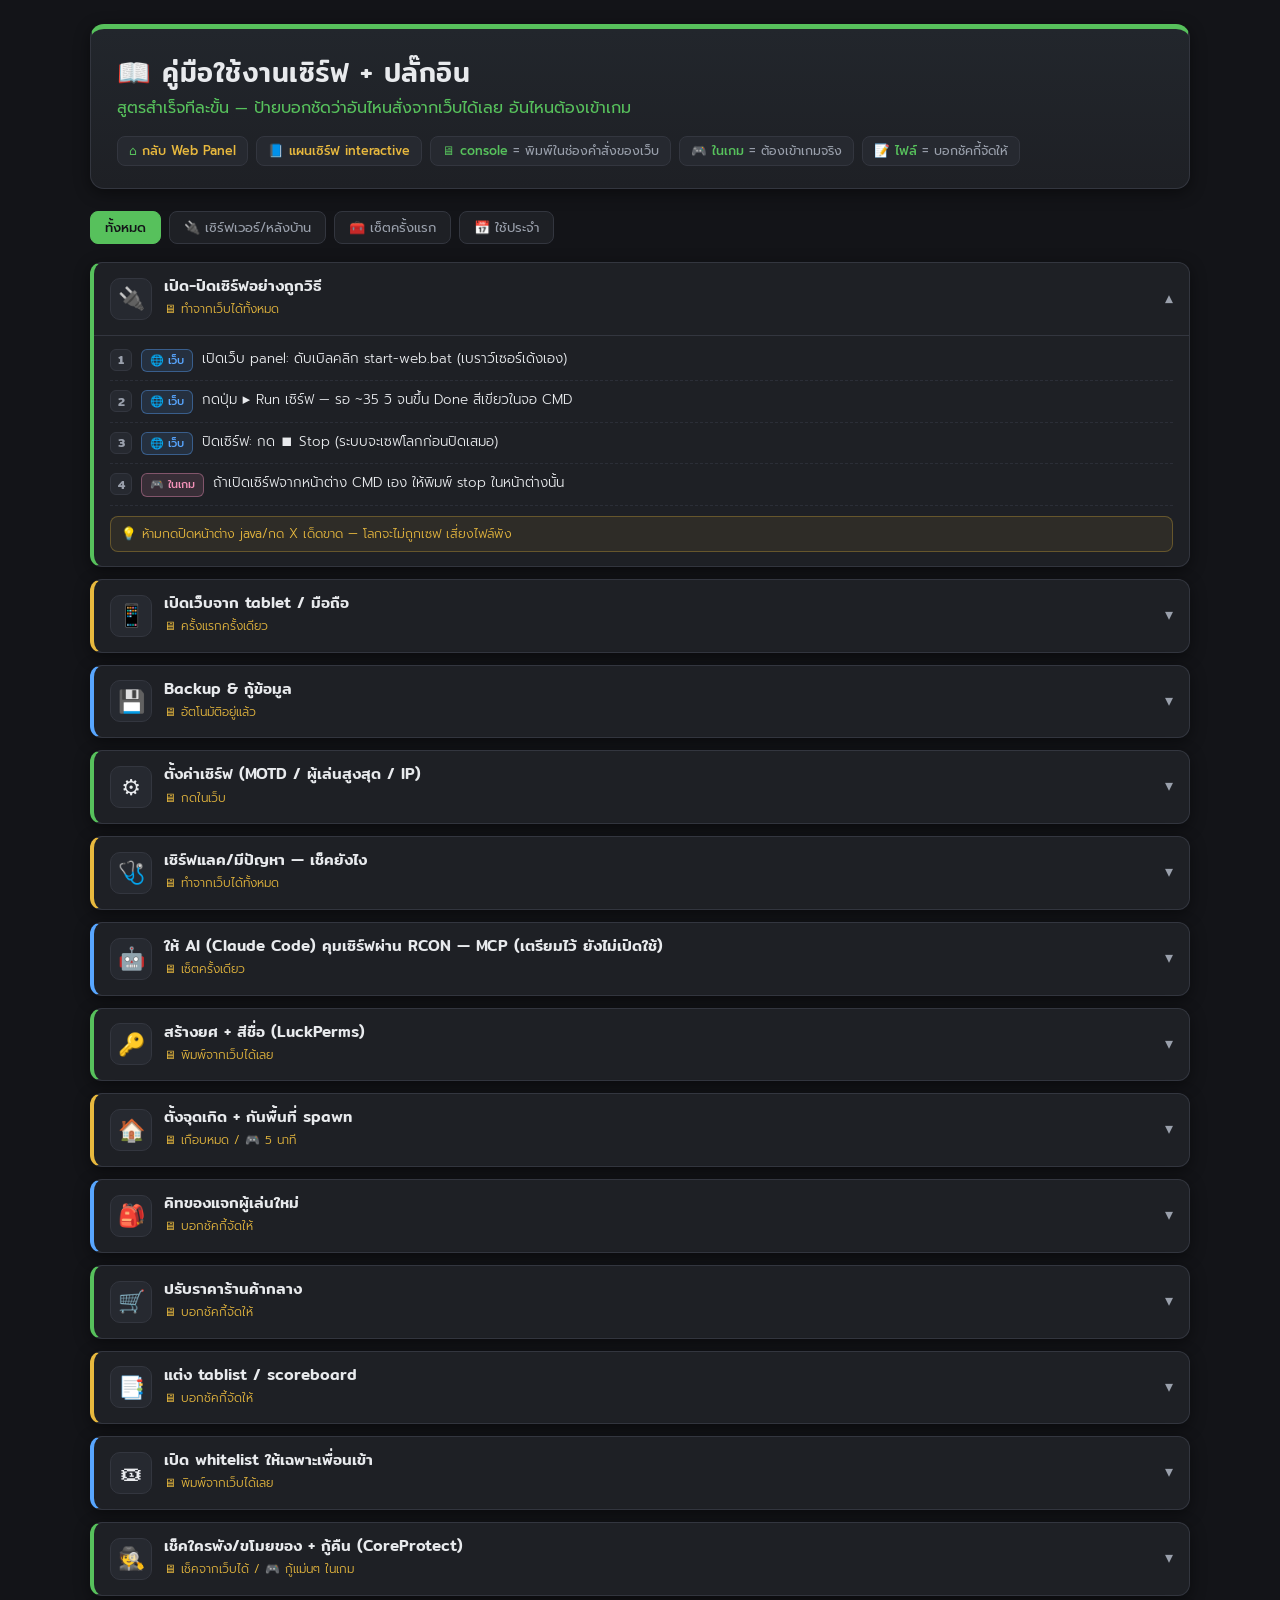
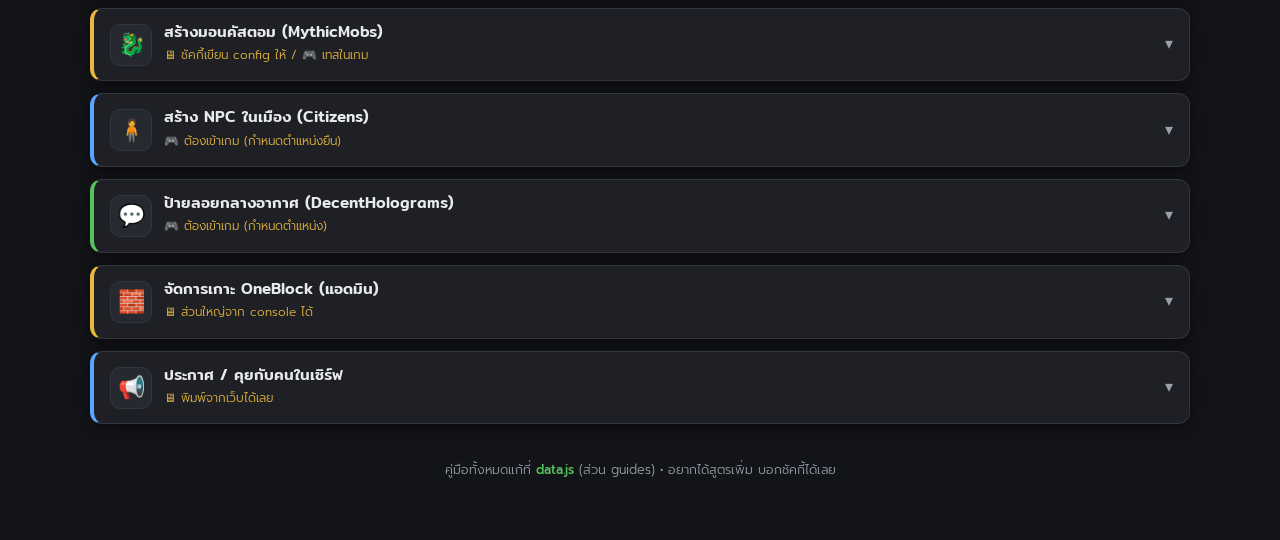
<file: guide.html>
<!DOCTYPE html>
<html lang="th">
<head>
  <meta charset="UTF-8">
  <meta name="viewport" content="width=device-width, initial-scale=1.0">
  <title>คู่มือใช้งานเซิร์ฟ — OneBlock RPG</title>
  <link rel="stylesheet" href="styles.css">
</head>
<body>
  <div class="wrap">

    <header class="hero">
      <h1>📖 คู่มือใช้งานเซิร์ฟ + ปลั๊กอิน</h1>
      <div class="sub">สูตรสำเร็จทีละขั้น — ป้ายบอกชัดว่าอันไหนสั่งจากเว็บได้เลย อันไหนต้องเข้าเกม</div>
      <div class="meta">
        <span class="chip"><b>⌂</b> <a href="index.html">กลับ Web Panel</a></span>
        <span class="chip"><b>📘</b> <a href="plan.html">แผนเซิร์ฟ interactive</a></span>
        <span class="chip legend"><b>🖥 console</b> = พิมพ์ในช่องคำสั่งของเว็บ</span>
        <span class="chip legend"><b>🎮 ในเกม</b> = ต้องเข้าเกมจริง</span>
        <span class="chip legend"><b>📝 ไฟล์</b> = บอกชัคกี้จัดให้</span>
      </div>
    </header>

    <div class="filters" id="gfilters">
      <button class="fbtn active" data-gcat="all">ทั้งหมด</button>
      <button class="fbtn" data-gcat="ops">🔌 เซิร์ฟเวอร์/หลังบ้าน</button>
      <button class="fbtn" data-gcat="setup">🧰 เซ็ตครั้งแรก</button>
      <button class="fbtn" data-gcat="daily">📅 ใช้ประจำ</button>
    </div>

    <div id="glist"></div>

    <footer>คู่มือทั้งหมดแก้ที่ <b>data.js</b> (ส่วน guides) • อยากได้สูตรเพิ่ม บอกชัคกี้ได้เลย</footer>
  </div>

  <script src="data.js"></script>
  <script>
  (() => {
    const D = window.MC;
    const esc = (s) => String(s).replace(/&/g, "&amp;").replace(/</g, "&lt;").replace(/>/g, "&gt;");
    const WHERE = {
      console: { label: "🖥 console", cls: "wb-console", hint: "พิมพ์ในช่องคำสั่งของเว็บ panel ได้เลย" },
      game:    { label: "🎮 ในเกม", cls: "wb-game", hint: "ต้องอยู่ในเกม" },
      file:    { label: "📝 ไฟล์", cls: "wb-file", hint: "แก้ไฟล์ config — บอกชัคกี้ทำให้ได้" },
      web:     { label: "🌐 เว็บ", cls: "wb-web", hint: "กดในหน้าเว็บ panel" }
    };

    /* toast */
    const toastEl = document.createElement("div");
    toastEl.className = "toast";
    document.body.appendChild(toastEl);
    let timer = null;
    function toast(msg) {
      toastEl.textContent = msg;
      toastEl.classList.add("show");
      clearTimeout(timer);
      timer = setTimeout(() => toastEl.classList.remove("show"), 1600);
    }
    function copyText(text) {
      const done = () => toast("📋 คัดลอกแล้ว: " + text);
      if (navigator.clipboard && window.isSecureContext) navigator.clipboard.writeText(text).then(done).catch(fallback);
      else fallback();
      function fallback() {
        const ta = document.createElement("textarea");
        ta.value = text; ta.style.cssText = "position:fixed;opacity:0";
        document.body.appendChild(ta); ta.select();
        try { document.execCommand("copy"); done(); } catch { toast("คัดลอกไม่ได้ — ก๊อปเอง: " + text); }
        document.body.removeChild(ta);
      }
    }

    let cat = "all";
    function render() {
      const list = D.guides.filter(g => cat === "all" || g.cat === cat);
      document.getElementById("glist").innerHTML = list.map(g => `
        <div class="gcard" data-id="${g.id}">
          <div class="ghead">
            <span class="gico">${g.icon}</span>
            <div class="gtitle"><h3>${esc(g.title)}</h3><span class="gwho">${esc(g.who)}</span></div>
            <span class="gchev">▾</span>
          </div>
          <div class="gbody">
            ${g.steps.map((s, i) => {
              const w = WHERE[s.where] || WHERE.web;
              return `
              <div class="gstep">
                <span class="gnum">${i + 1}</span>
                <span class="wb ${w.cls}" title="${w.hint}">${w.label}</span>
                <div class="gtext">${esc(s.t)}
                  ${s.cmd ? `<button class="gcmd" data-copy="${esc(s.cmd)}"><code>/${esc(s.cmd)}</code><span>คัดลอก</span></button>` : ""}
                </div>
              </div>`;
            }).join("")}
            ${g.tip ? `<div class="gtip">💡 ${esc(g.tip)}</div>` : ""}
          </div>
        </div>`).join("");
    }

    document.addEventListener("click", (e) => {
      const copyBtn = e.target.closest(".gcmd");
      if (copyBtn) { copyText("/" + copyBtn.dataset.copy); return; }
      const head = e.target.closest(".ghead");
      if (head) { head.closest(".gcard").classList.toggle("open"); return; }
      const fb = e.target.closest("#gfilters .fbtn");
      if (fb) {
        cat = fb.dataset.gcat;
        document.querySelectorAll("#gfilters .fbtn").forEach(b => b.classList.toggle("active", b === fb));
        render();
      }
    });

    render();
    // เปิดใบแรกไว้ให้เห็นหน้าตา
    const first = document.querySelector(".gcard");
    if (first) first.classList.add("open");
  })();
  </script>
</body>
</html>
</file>
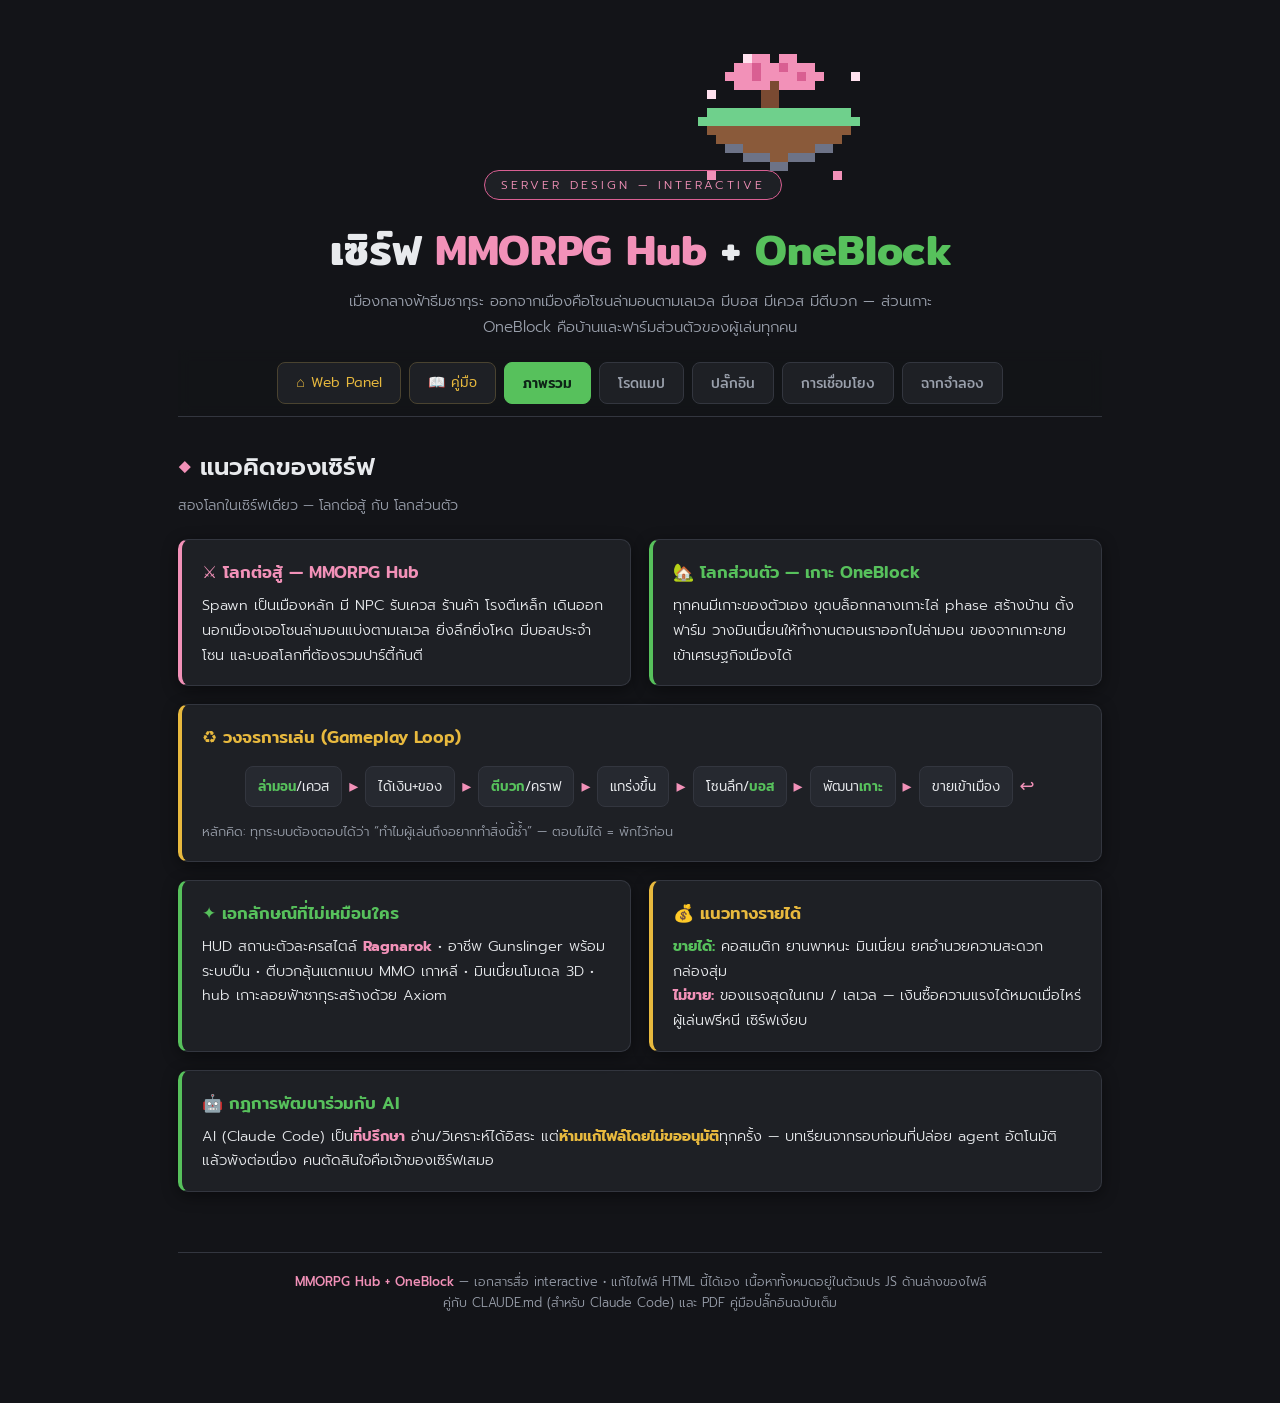
<file: plan.html>
<!DOCTYPE html>
<html lang="th">
<head>
<meta charset="UTF-8">
<meta name="viewport" content="width=device-width, initial-scale=1.0">
<title>แผนเซิร์ฟ MMORPG Hub + OneBlock</title>
<style>
  @import url('https://fonts.googleapis.com/css2?family=Mitr:wght@400;500;600&family=Prompt:wght@300;400;500;700&display=swap');

  :root{
    /* ธีม Minecraft โทนเข้มเรียบ — ชุดเดียวกับ web panel */
    --night:#131418;       /* พื้นหลังหลัก (deepslate) */
    --panel:#1e2025;       /* กล่อง */
    --panel2:#262930;
    --line:#33363f;        /* เส้นขอบบาง เรียบ */
    --sakura:#f291b8;      /* ซากุระ (ธีมเมือง hub) */
    --sakura-d:#d95f92;
    --grass:#57c15c;       /* เขียวหญ้า Minecraft */
    --gold:#e8b93e;        /* ทอง XP */
    --sky:#58a6ff;
    --text:#e8eaed;
    --dim:#9aa0ac;
    --shadow:0 4px 16px rgba(0,0,0,.45);
  }
  *{margin:0;padding:0;box-sizing:border-box;}
  html{scroll-behavior:smooth;}
  body{
    background:var(--night);
    color:var(--text);
    font-family:'Prompt','Sarabun',system-ui,sans-serif;
    font-weight:300;
    line-height:1.7;
  }
  h1,h2,h3,.mc{font-family:'Mitr','Prompt',sans-serif;}

  .wrap{max-width:960px;margin:0 auto;padding:0 18px 90px;}

  /* ---------- HERO ---------- */
  header{text-align:center;padding:46px 0 10px;}
  .eyebrow{
    display:inline-block;font-size:12px;letter-spacing:3px;color:var(--sakura);
    border:1px solid var(--sakura-d);border-radius:20px;padding:4px 16px;
    background:var(--panel);margin-bottom:22px;
  }
  #island{margin:8px auto 6px;image-rendering:pixelated;}
  header h1{font-size:clamp(26px,5vw,42px);font-weight:600;line-height:1.35;}
  header h1 .pink{color:var(--sakura);}
  header h1 .green{color:var(--grass);}
  header p.sub{color:var(--dim);max-width:620px;margin:10px auto 0;font-size:15px;}

  /* ---------- HOTBAR NAV ---------- */
  nav{
    position:sticky;top:0;z-index:50;display:flex;justify-content:center;gap:8px;
    padding:12px 6px;background:rgba(19,20,24,.9);backdrop-filter:blur(6px);
    border-bottom:1px solid var(--line);flex-wrap:wrap;
  }
  nav button, nav a.back{
    font-family:'Mitr',sans-serif;font-size:14px;color:var(--dim);
    background:var(--panel);border:1px solid var(--line);border-radius:8px;
    padding:8px 18px;cursor:pointer;transition:all .12s;text-decoration:none;display:inline-block;
  }
  nav button:hover, nav a.back:hover{color:var(--text);border-color:var(--grass);}
  nav button.on{
    color:#0e2417;background:var(--grass);border-color:var(--grass);font-weight:500;
  }
  nav a.back{color:var(--gold);border-color:#4a4330;}
  nav button:focus-visible{outline:3px solid var(--gold);outline-offset:2px;}

  main section{display:none;padding-top:30px;}
  main section.show{display:block;animation:fade .3s ease;}
  @keyframes fade{from{opacity:0;transform:translateY(8px);}to{opacity:1;transform:none;}}
  @media (prefers-reduced-motion:reduce){ main section.show{animation:none;} }

  .sec-title{font-size:24px;font-weight:600;margin-bottom:6px;}
  .sec-title::before{content:"◆ ";color:var(--sakura);}
  .sec-sub{color:var(--dim);font-size:14px;margin-bottom:22px;}

  /* ---------- PANELS — สีคาดซ้ายบอกหมวด แยกกันชัด ---------- */
  .panel{
    background:var(--panel);border:1px solid var(--line);border-left:4px solid var(--grass);
    border-radius:10px;box-shadow:var(--shadow);
    padding:18px 20px;margin-bottom:18px;
  }
  .panel h3{font-size:17px;font-weight:500;color:var(--grass);margin-bottom:6px;}
  .panel.pink{border-left-color:var(--sakura);}
  .panel.pink h3{color:var(--sakura);}
  .panel.gold{border-left-color:var(--gold);}
  .panel.gold h3{color:var(--gold);}
  .panel p{font-size:14.5px;}
  .grid2{display:grid;grid-template-columns:1fr 1fr;gap:18px;}
  @media(max-width:680px){.grid2{grid-template-columns:1fr;}}

  /* ---------- GAMEPLAY LOOP ---------- */
  .loop{display:flex;flex-wrap:wrap;justify-content:center;align-items:center;gap:4px;margin:14px 0;}
  .loop .node{
    background:var(--panel2);border:1px solid var(--line);border-radius:8px;padding:8px 12px;
    font-size:13.5px;font-family:'Mitr';
  }
  .loop .node b{color:var(--grass);font-weight:500;}
  .loop .arw{color:var(--sakura);font-size:18px;padding:0 3px;}

  /* ---------- ROADMAP — สีคาดซ้ายประจำเฟส ---------- */
  .phase{
    border:1px solid var(--line);border-left:4px solid var(--grass);border-radius:10px;
    background:var(--panel);box-shadow:var(--shadow);
    margin-bottom:18px;position:relative;overflow:hidden;
  }
  .phase.p2{border-left-color:var(--sky);}
  .phase.p3{border-left-color:var(--gold);}
  .phase.p4{border-left-color:var(--sakura);}
  .phase .ph-head{
    display:flex;align-items:center;gap:12px;padding:12px 18px;cursor:pointer;
    border-bottom:1px solid var(--line);
  }
  .phase .lv{
    font-family:'Mitr';font-size:13px;background:var(--grass);color:#0e2417;
    padding:3px 12px;border-radius:7px;white-space:nowrap;
  }
  .phase.p2 .lv{background:var(--sky);color:#0d2236;}
  .phase.p3 .lv{background:var(--gold);color:#3a2a08;}
  .phase.p4 .lv{background:var(--sakura);color:#3a0f24;}
  .phase .ph-head h3{font-size:17px;font-weight:500;flex:1;}
  .phase .ph-head .goal{font-size:12.5px;color:var(--dim);display:block;font-weight:300;font-family:'Prompt';}
  .phase .chev{color:var(--sakura);font-family:'Mitr';transition:transform .15s;}
  .phase.open .chev{transform:rotate(90deg);}
  .phase .ph-body{display:none;padding:14px 20px;}
  .phase.open .ph-body{display:block;}
  .quest{display:flex;gap:10px;align-items:flex-start;font-size:14px;padding:5px 0;cursor:pointer;}
  .quest .box{
    width:18px;height:18px;min-width:18px;border:2px solid var(--line);border-radius:4px;
    background:var(--night);margin-top:4px;position:relative;
  }
  .quest.done .box{background:var(--grass);border-color:var(--grass);}
  .quest.done .box::after{content:"✕";position:absolute;inset:-4px 0 0 2px;color:#0e2417;font-size:13px;font-weight:700;}
  .quest.done span{color:var(--dim);text-decoration:line-through;}
  .xpwrap{padding:0 20px 16px;}
  .xpbar{height:12px;border:1px solid var(--line);border-radius:6px;background:var(--night);overflow:hidden;}
  .xpbar i{display:block;height:100%;background:repeating-linear-gradient(90deg,var(--grass) 0 8px,#46a34b 8px 16px);width:0;transition:width .3s;}
  .xptext{font-size:11.5px;color:var(--dim);margin-top:4px;font-family:'Mitr';}

  /* ---------- PLUGIN GRID ---------- */
  .filters{display:flex;gap:8px;flex-wrap:wrap;margin-bottom:16px;}
  .filters button{
    font-family:'Mitr';font-size:12.5px;background:var(--panel);color:var(--dim);
    border:1px solid var(--line);border-radius:8px;padding:5px 14px;cursor:pointer;
  }
  .filters button.on{color:#0e2417;background:var(--grass);border-color:var(--grass);}
  .pgrid{display:grid;grid-template-columns:repeat(auto-fill,minmax(210px,1fr));gap:14px;}
  .pcard{
    border:1px solid var(--line);border-top:4px solid var(--line);border-radius:10px;
    background:var(--panel);box-shadow:var(--shadow);
    padding:12px 14px;cursor:pointer;transition:transform .12s,border-color .12s;
  }
  .pcard:hover{transform:translateY(-3px);}
  .pcard .tier{font-size:10.5px;letter-spacing:1.5px;font-family:'Mitr';}
  .pcard h4{font-family:'Mitr';font-weight:500;font-size:16px;margin:2px 0 4px;}
  .pcard p{font-size:12.5px;color:var(--dim);line-height:1.55;}
  .pcard[data-cat="found"]{border-top-color:var(--grass);}  .pcard[data-cat="found"] .tier{color:var(--grass);}
  .pcard[data-cat="core"]{border-top-color:var(--sakura);}  .pcard[data-cat="core"] .tier{color:var(--sakura);}
  .pcard[data-cat="eco"]{border-top-color:var(--gold);}     .pcard[data-cat="eco"] .tier{color:var(--gold);}
  .pcard[data-cat="safe"]{border-top-color:var(--sky);}     .pcard[data-cat="safe"] .tier{color:var(--sky);}

  /* ---------- MODAL ---------- */
  .modal-bg{
    position:fixed;inset:0;background:rgba(10,12,22,.8);z-index:100;
    display:none;align-items:flex-start;justify-content:center;padding:30px 14px;overflow-y:auto;
  }
  .modal-bg.show{display:flex;}
  .modal{
    background:var(--panel);border:1px solid var(--line);border-top:4px solid var(--sakura);
    border-radius:12px;box-shadow:var(--shadow);
    max-width:640px;width:100%;padding:22px 24px;position:relative;
  }
  .modal .close{
    position:absolute;top:10px;right:12px;background:var(--night);color:var(--sakura);
    border:1px solid var(--line);border-radius:7px;font-family:'Mitr';font-size:14px;padding:2px 12px;cursor:pointer;
  }
  .modal h3{font-size:21px;font-weight:600;color:var(--sakura);margin-bottom:2px;}
  .modal .cat{font-size:12px;color:var(--dim);font-family:'Mitr';letter-spacing:1px;margin-bottom:12px;}
  .modal h5{font-family:'Mitr';font-weight:500;font-size:14px;color:var(--grass);margin:14px 0 4px;}
  .modal h5::before{content:"▸ ";color:var(--sakura);}
  .modal p,.modal li{font-size:14px;}
  .modal ul{margin-left:20px;}
  .cmd{width:100%;border-collapse:collapse;margin-top:6px;font-size:12.5px;}
  .cmd td{border:1px solid var(--line);padding:5px 9px;vertical-align:top;}
  .cmd td:first-child{font-family:'Consolas',monospace;color:var(--gold);white-space:nowrap;background:var(--night);}

  /* ---------- LAYERS — เลขชั้นสีทึบ มองแยกชั้นทันที ---------- */
  .layer{display:flex;gap:0;border:1px solid var(--line);border-radius:10px;box-shadow:var(--shadow);margin-bottom:10px;background:var(--panel);overflow:hidden;}
  .layer .no{
    min-width:56px;display:flex;align-items:center;justify-content:center;
    font-family:'Mitr';font-size:20px;font-weight:600;color:#131418;
  }
  .layer .lb{padding:10px 16px;flex:1;}
  .layer .lb b{font-family:'Mitr';font-weight:500;font-size:15px;display:block;}
  .layer .lb span{font-size:13px;color:var(--dim);}
  .layer .lb .chips{margin-top:5px;display:flex;flex-wrap:wrap;gap:5px;}
  .chip{font-size:11.5px;font-family:'Mitr';border:1px solid var(--line);border-radius:6px;padding:1px 9px;background:var(--night);color:var(--dim);}
  .l5 .no{background:var(--sakura);} .l4 .no{background:#b07ce8;} .l3 .no{background:var(--gold);}
  .l2 .no{background:var(--sky);} .l1 .no{background:var(--grass);}
  .l5{border-left:4px solid var(--sakura);} .l4{border-left:4px solid #b07ce8;} .l3{border-left:4px solid var(--gold);}
  .l2{border-left:4px solid var(--sky);} .l1{border-left:4px solid var(--grass);}
  .dig{text-align:center;color:var(--dim);font-size:12px;margin:2px 0 8px;font-family:'Mitr';}

  /* ---------- SCENARIOS ---------- */
  .scn-tabs{display:flex;gap:6px;flex-wrap:wrap;margin-bottom:16px;}
  .scn-tabs button{
    font-family:'Mitr';font-size:13px;background:var(--panel);color:var(--dim);
    border:1px solid var(--line);border-radius:8px;padding:6px 14px;cursor:pointer;
  }
  .scn-tabs button.on{background:var(--grass);color:#0e2417;border-color:var(--grass);}
  .dialog{border:1px solid var(--line);border-left:4px solid var(--gold);border-radius:10px;background:var(--panel);box-shadow:var(--shadow);padding:18px 20px;min-height:170px;}
  .dialog .who{font-family:'Mitr';color:var(--gold);font-size:13px;letter-spacing:1px;}
  .dialog .txt{font-size:15px;margin:6px 0 14px;min-height:64px;}
  .dialog .txt b{color:var(--sakura);font-weight:500;}
  .dialog .ctr{display:flex;justify-content:space-between;align-items:center;}
  .dialog .step-ind{font-family:'Mitr';font-size:12px;color:var(--dim);}
  .dialog button{
    font-family:'Mitr';font-size:14px;background:var(--sakura);color:#3a0f24;
    border:none;border-radius:8px;padding:7px 18px;cursor:pointer;
  }
  .dialog button:hover:not(:disabled){background:#f6a8ca;}
  .dialog button:disabled{opacity:.35;cursor:default;}

  footer{margin-top:60px;text-align:center;color:var(--dim);font-size:12.5px;border-top:1px solid var(--line);padding-top:18px;}
  footer b{color:var(--sakura);font-weight:500;}
</style>
</head>
<body>
<div class="wrap">

<header>
  <div class="eyebrow">SERVER DESIGN — INTERACTIVE</div>
  <div id="island"></div>
  <h1>เซิร์ฟ <span class="pink">MMORPG Hub</span> + <span class="green">OneBlock</span></h1>
  <p class="sub">เมืองกลางฟ้าธีมซากุระ ออกจากเมืองคือโซนล่ามอนตามเลเวล มีบอส มีเควส มีตีบวก — ส่วนเกาะ OneBlock คือบ้านและฟาร์มส่วนตัวของผู้เล่นทุกคน</p>
</header>

<nav id="nav">
  <a class="back" href="index.html">⌂ Web Panel</a>
  <a class="back" href="guide.html">📖 คู่มือ</a>
  <button data-t="overview" class="on">ภาพรวม</button>
  <button data-t="roadmap">โรดแมป</button>
  <button data-t="plugins">ปลั๊กอิน</button>
  <button data-t="arch">การเชื่อมโยง</button>
  <button data-t="scn">ฉากจำลอง</button>
</nav>

<main>

<!-- ============ OVERVIEW ============ -->
<section id="overview" class="show">
  <div class="sec-title">แนวคิดของเซิร์ฟ</div>
  <div class="sec-sub">สองโลกในเซิร์ฟเดียว — โลกต่อสู้ กับ โลกส่วนตัว</div>

  <div class="grid2">
    <div class="panel pink">
      <h3>⚔ โลกต่อสู้ — MMORPG Hub</h3>
      <p>Spawn เป็นเมืองหลัก มี NPC รับเควส ร้านค้า โรงตีเหล็ก เดินออกนอกเมืองเจอโซนล่ามอนแบ่งตามเลเวล ยิ่งลึกยิ่งโหด มีบอสประจำโซน และบอสโลกที่ต้องรวมปาร์ตี้กันตี</p>
    </div>
    <div class="panel">
      <h3>🏡 โลกส่วนตัว — เกาะ OneBlock</h3>
      <p>ทุกคนมีเกาะของตัวเอง ขุดบล็อกกลางเกาะไล่ phase สร้างบ้าน ตั้งฟาร์ม วางมินเนี่ยนให้ทำงานตอนเราออกไปล่ามอน ของจากเกาะขายเข้าเศรษฐกิจเมืองได้</p>
    </div>
  </div>

  <div class="panel gold">
    <h3>♻ วงจรการเล่น (Gameplay Loop)</h3>
    <div class="loop">
      <span class="node"><b>ล่ามอน</b>/เควส</span><span class="arw">▸</span>
      <span class="node">ได้เงิน+ของ</span><span class="arw">▸</span>
      <span class="node"><b>ตีบวก</b>/คราฟ</span><span class="arw">▸</span>
      <span class="node">แกร่งขึ้น</span><span class="arw">▸</span>
      <span class="node">โซนลึก/<b>บอส</b></span><span class="arw">▸</span>
      <span class="node">พัฒนา<b>เกาะ</b></span><span class="arw">▸</span>
      <span class="node">ขายเข้าเมือง</span><span class="arw">↩</span>
    </div>
    <p style="color:var(--dim);font-size:13px;">หลักคิด: ทุกระบบต้องตอบได้ว่า &ldquo;ทำไมผู้เล่นถึงอยากทำสิ่งนี้ซ้ำ&rdquo; — ตอบไม่ได้ = พักไว้ก่อน</p>
  </div>

  <div class="grid2">
    <div class="panel">
      <h3>✦ เอกลักษณ์ที่ไม่เหมือนใคร</h3>
      <p>HUD สถานะตัวละครสไตล์ <b style="color:var(--sakura)">Ragnarok</b> &bull; อาชีพ Gunslinger พร้อมระบบปืน &bull; ตีบวกลุ้นแตกแบบ MMO เกาหลี &bull; มินเนี่ยนโมเดล 3D &bull; hub เกาะลอยฟ้าซากุระสร้างด้วย Axiom</p>
    </div>
    <div class="panel gold">
      <h3>💰 แนวทางรายได้</h3>
      <p><b style="color:var(--grass)">ขายได้:</b> คอสเมติก ยานพาหนะ มินเนี่ยน ยศอำนวยความสะดวก กล่องสุ่ม<br>
      <b style="color:var(--sakura)">ไม่ขาย:</b> ของแรงสุดในเกม / เลเวล — เงินซื้อความแรงได้หมดเมื่อไหร่ ผู้เล่นฟรีหนี เซิร์ฟเงียบ</p>
    </div>
  </div>

  <div class="panel">
    <h3>🤖 กฎการพัฒนาร่วมกับ AI</h3>
    <p>AI (Claude Code) เป็น<b style="color:var(--sakura)">ที่ปรึกษา</b> อ่าน/วิเคราะห์ได้อิสระ แต่<b style="color:var(--gold)">ห้ามแก้ไฟล์โดยไม่ขออนุมัติ</b>ทุกครั้ง — บทเรียนจากรอบก่อนที่ปล่อย agent อัตโนมัติแล้วพังต่อเนื่อง คนตัดสินใจคือเจ้าของเซิร์ฟเสมอ</p>
  </div>
</section>

<!-- ============ ROADMAP ============ -->
<section id="roadmap">
  <div class="sec-title">โรดแมป 4 เฟส</div>
  <div class="sec-sub">คลิกหัวข้อเพื่อกางเควสของแต่ละเฟส — ติ๊กงานที่ทำเสร็จได้เลย (XP bar จะขยับ)</div>
  <div id="phases"></div>
  <div class="panel pink">
    <h3>ทำไมต้องเรียงแบบนี้</h3>
    <p>ทำ &ldquo;สนุกใน 30 นาทีแรก&rdquo; ให้ได้ก่อน แล้วค่อยเติมของที่ทำให้คนอยู่ยาว — ห้ามลงปลั๊กอินทีเดียว 20 ตัว เพราะ balance ไม่ไหวและ config ชนกัน (เจอมาแล้ว)</p>
  </div>
</section>

<!-- ============ PLUGINS ============ -->
<section id="plugins">
  <div class="sec-title">คลังปลั๊กอิน</div>
  <div class="sec-sub">คลิกการ์ดเพื่อดูหลักการทำงาน คำสั่ง และการเชื่อมกับตัวอื่น</div>
  <div class="filters" id="filters">
    <button data-f="all" class="on">ทั้งหมด</button>
    <button data-f="found">รากฐาน</button>
    <button data-f="core">เนื้อหาเกม</button>
    <button data-f="eco">เศรษฐกิจ/UI</button>
    <button data-f="safe">ความปลอดภัย</button>
  </div>
  <div class="pgrid" id="pgrid"></div>
</section>

<!-- ============ ARCHITECTURE ============ -->
<section id="arch">
  <div class="sec-title">สถาปัตยกรรม 5 ชั้น</div>
  <div class="sec-sub">ชั้นล่างคือรากฐานที่ทุกตัวพึ่งพา — ลงจากชั้น 1 ขึ้นไปทีละชั้น เทสทุกชั้นก่อนไปต่อ</div>

  <div class="layer l5"><div class="no">5</div><div class="lb"><b>หน้าตา / UI</b><span>แสดงข้อมูลจากทุกชั้นให้ผู้เล่นเห็น ผ่านตัวแปร PlaceholderAPI</span>
    <div class="chips"><span class="chip">TAB</span><span class="chip">DecentHolograms</span><span class="chip">HUD Ragnarok (ItemsAdder)</span></div></div></div>
  <div class="dig">▲ ดึงข้อมูลจากชั้นล่างขึ้นมาแสดง</div>
  <div class="layer l4"><div class="no">4</div><div class="lb"><b>Gameplay</b><span>เนื้อหาเกมจริง: มอน บอส เควส ปาร์ตี้ กล่องสุ่ม ตลาด</span>
    <div class="chips"><span class="chip">MythicMobs</span><span class="chip">BetonQuest</span><span class="chip">Parties</span><span class="chip">Crates</span><span class="chip">AuctionHouse</span></div></div></div>
  <div class="dig">▲ ใช้ไอเทม/อาชีพจากชั้น 3 เป็นวัตถุดิบ</div>
  <div class="layer l3"><div class="no">3</div><div class="lb"><b>ไอเทม / อาชีพ</b><span>อาวุธ ปืน stat อาชีพ texture โมเดล 3D</span>
    <div class="chips"><span class="chip">MMOItems</span><span class="chip">MMOCore</span><span class="chip">ItemsAdder</span><span class="chip">ModelEngine</span></div></div></div>
  <div class="dig">▲ อยู่บนโลก/พื้นที่ของชั้น 2</div>
  <div class="layer l2"><div class="no">2</div><div class="lb"><b>โลก / พื้นที่</b><span>เกาะส่วนตัว เขตโซน NPC ประจำจุด</span>
    <div class="chips"><span class="chip">BentoBox (OneBlock)</span><span class="chip">WorldGuard</span><span class="chip">Citizens</span></div></div></div>
  <div class="dig">▲ ทุกอย่างวิ่งบนรากฐานชั้น 1</div>
  <div class="layer l1"><div class="no">1</div><div class="lb"><b>รากฐาน — ลงก่อนเสมอ</b><span>สิทธิ์ เงิน ตัวกลางข้อมูล คำสั่งพื้นฐาน log ย้อนหลัง</span>
    <div class="chips"><span class="chip">LuckPerms</span><span class="chip">Vault</span><span class="chip">PlaceholderAPI</span><span class="chip">EssentialsX</span><span class="chip">CoreProtect</span></div></div></div>

  <div class="panel" style="margin-top:22px;">
    <h3>เส้นทางข้อมูลที่สำคัญที่สุด 3 เส้น</h3>
    <p style="font-size:13.5px;">
    <b style="color:var(--sakura)">MythicMobs → MMOItems</b> — บอสดรอปไอเทม RPG ได้ตรงๆ (ค่ายพันธมิตร)<br>
    <b style="color:var(--gold)">ทุกตัว → Vault</b> — เงินเควส ร้านค้า ประมูล มอนดรอปเงิน วิ่งผ่านปลั๊กไฟกลางตัวเดียว<br>
    <b style="color:var(--grass)">ทุกตัว → PlaceholderAPI</b> — HUD Ragnarok ดึง HP/เลเวล/เงิน มาโชว์ผ่านตัวแปร เช่น <span style="font-family:monospace;color:var(--gold)">%mmocore_level%</span></p>
  </div>
</section>

<!-- ============ SCENARIOS ============ -->
<section id="scn">
  <div class="sec-title">ฉากจำลอง — ปลั๊กอินทำงานร่วมกันยังไง</div>
  <div class="sec-sub">เลือกฉาก แล้วกด &ldquo;ถัดไป&rdquo; ไล่ดูทีละขั้นเหมือนบทสนทนาในเกม</div>
  <div class="scn-tabs" id="scnTabs"></div>
  <div class="dialog">
    <div class="who" id="dgWho"></div>
    <div class="txt" id="dgTxt"></div>
    <div class="ctr">
      <span class="step-ind" id="dgInd"></span>
      <div>
        <button id="dgPrev">◂ ก่อนหน้า</button>
        <button id="dgNext">ถัดไป ▸</button>
      </div>
    </div>
  </div>
</section>

</main>

<footer>
  <p><b>MMORPG Hub + OneBlock</b> — เอกสารสื่อ interactive &bull; แก้ไขไฟล์ HTML นี้ได้เอง เนื้อหาทั้งหมดอยู่ในตัวแปร JS ด้านล่างของไฟล์<br>คู่กับ CLAUDE.md (สำหรับ Claude Code) และ PDF คู่มือปลั๊กอินฉบับเต็ม</p>
</footer>
</div>

<!-- ============ MODAL ============ -->
<div class="modal-bg" id="modalBg">
  <div class="modal">
    <button class="close" id="mClose">✕ ปิด</button>
    <h3 id="mName"></h3>
    <div class="cat" id="mCat"></div>
    <h5>หลักการทำงาน</h5><p id="mHow"></p>
    <h5>คำสั่งที่ใช้บ่อย</h5><table class="cmd" id="mCmd"></table>
    <h5>เชื่อมกับปลั๊กอินอื่น</h5><p id="mLink"></p>
  </div>
</div>

<script>
/* ================= PIXEL ART: เกาะลอยฟ้าซากุระ ================= */
(function(){
  const map = [
    "......WPP.PP..........",
    ".....PPDPPDPPP........",
    "....PPPDPPPPDPP...W...",
    ".....PPPPTPPPP........",
    "..W.....TT............",
    "........TT............",
    "..GGGGGGGGGGGGGGGG....",
    ".GGGGGGGGGGGGGGGGGG...",
    "..BBBBBBBBBBBBBBBB....",
    "...BBBBBBBBBBBBBB.....",
    "....SSBBBBBBBBSS......",
    "......SSSBBSSS........",
    ".........SS...........",
    "..P.............P....."
  ];
  const col = {P:"#f291b8",D:"#d95f92",W:"#ffe1ee",T:"#7a4a32",G:"#6fd08c",B:"#8a5a3a",S:"#6d7387"};
  const px = 9;
  let sh = [];
  map.forEach((row,y)=>{ [...row].forEach((c,x)=>{ if(col[c]) sh.push(`${x*px}px ${y*px}px 0 ${col[c]}`); }); });
  const el = document.getElementById('island');
  el.style.cssText = `width:${px}px;height:${px}px;box-shadow:${sh.join(',')};margin-bottom:${map.length*px}px;transform:translateX(-${map[0].length*px/2}px);display:inline-block;`;
})();

/* ================= NAV ================= */
const nav = document.getElementById('nav');
nav.addEventListener('click', e=>{
  const b = e.target.closest('button'); if(!b) return;
  nav.querySelectorAll('button').forEach(x=>x.classList.remove('on'));
  b.classList.add('on');
  document.querySelectorAll('main section').forEach(s=>s.classList.remove('show'));
  document.getElementById(b.dataset.t).classList.add('show');
});

/* ================= ROADMAP (state ในหน่วยความจำเท่านั้น) ================= */
const phases = [
 {lv:"เฟส 1", cls:"", name:"แกนเกมขั้นต่ำ", goal:"เป้าหมาย: สนุกภายใน 30 นาทีแรก → เปิดให้เพื่อนเทส", q:[
   "ตั้งเซิร์ฟ Paper + Java 21 + LuckPerms, Vault, PlaceholderAPI, EssentialsX",
   "ความปลอดภัย: CoreProtect + WorldGuard ครอบเขต spawn + backup อัตโนมัติ",
   "Spawn ชั่วคราว + โซนมอน 2-3 โซนแรก (MythicMobs)",
   "อาวุธ/เกราะพื้นฐานประจำโซน (MMOItems)",
   "ระบบเงิน — มอนดรอปเงิน/วัตถุดิบ",
   "Citizens NPC ตัวแรกในเมือง + TAB"]},
 {lv:"เฟส 2", cls:"p2", name:"ความลึกของเกม", goal:"เป้าหมาย: เล่นแล้วมีเป้าให้ไล่", q:[
   "เควสหลักต่อโซน + เควสรายวัน (BetonQuest)",
   "บอสประจำโซน + บอสโลก",
   "ตีบวก/อัปเกรดไอเทม — กำหนดโอกาสสำเร็จ/แตก",
   "อาชีพ 2-3 อาชีพแรก รวม Gunslinger (MMOCore)",
   "HUD สถานะสไตล์ Ragnarok",
   "Party/Guild + Anti-cheat"]},
 {lv:"เฟส 3", cls:"p3", name:"OneBlock + รายได้", goal:"เป้าหมาย: ผู้เล่นอยู่ยาว + เริ่มมีรายได้", q:[
   "ผูกเกาะเข้าเศรษฐกิจหลัก — ของจากเกาะขายในเมืองได้",
   "Island Level ปลดล็อคสิทธิ์ (ขนาดเกาะ/สมาชิก/warp)",
   "มินเนี่ยนช่วยฟาร์ม + คอสเมติก + ยานพาหนะ",
   "ยศ progression + donor + กล่องสุ่ม + ตลาดประมูล",
   "ร้านเติมเงินผูกเว็บ + โหวตเซิร์ฟรับรางวัล",
   "Leaderboard + Hologram"]},
 {lv:"เฟส 4", cls:"p4", name:"โปรเจกต์ขั้นสูง", goal:"เป้าหมาย: ของที่ไม่มีใครเหมือน", q:[
   "Web Panel จัดการไอเทม + พรีวิว (โปรเจกต์แยก)",
   "ระบบปลูกผัก custom มี gameplay จริง (อาจเขียนปลั๊กอินเอง)",
   "นำเข้า map hub เกาะลอยฟ้าซากุระจาก Axiom"]}
];
const phWrap = document.getElementById('phases');
phases.forEach((p,i)=>{
  const d = document.createElement('div');
  d.className = 'phase '+p.cls+(i===0?' open':'');
  d.innerHTML = `<div class="ph-head"><span class="lv">${p.lv}</span>
    <h3>${p.name}<span class="goal">${p.goal}</span></h3><span class="chev">▸</span></div>
    <div class="ph-body">${p.q.map((q,j)=>`<div class="quest" data-p="${i}" data-q="${j}"><span class="box"></span><span>${q}</span></div>`).join('')}</div>
    <div class="xpwrap"><div class="xpbar"><i></i></div><div class="xptext">0 / ${p.q.length} เควสสำเร็จ</div></div>`;
  phWrap.appendChild(d);
  d.querySelector('.ph-head').addEventListener('click',()=>d.classList.toggle('open'));
});
phWrap.addEventListener('click', e=>{
  const q = e.target.closest('.quest'); if(!q) return;
  q.classList.toggle('done');
  const ph = q.closest('.phase');
  const total = ph.querySelectorAll('.quest').length;
  const done = ph.querySelectorAll('.quest.done').length;
  ph.querySelector('.xpbar i').style.width = (done/total*100)+'%';
  ph.querySelector('.xptext').textContent = `${done} / ${total} เควสสำเร็จ${done===total?' — เฟสนี้เคลียร์! ✦':''}`;
});

/* ================= PLUGINS ================= */
const plugins = [
 {n:"LuckPerms",cat:"found",tier:"รากฐาน • ฟรี",s:"จัดการสิทธิ์และกลุ่มยศทุกอย่างในเซิร์ฟ",
  how:"ทุกความสามารถของทุกปลั๊กอินถูกคุมด้วย permission node — LuckPerms คือคนตัดสินว่าใครใช้อะไรได้ ทำงานเป็นกลุ่มยศที่สืบทอดกันได้ เช่น VIP สืบทอดทุกอย่างจาก Member แล้วเพิ่มสิทธิ์พิเศษ",
  cmd:[["/lp creategroup vip","สร้างกลุ่มยศ"],["/lp group vip permission set essentials.fly true","ให้กลุ่มบินได้"],["/lp user Taro parent set vip","ตั้งยศผู้เล่น"],["/lp group vip meta setprefix \"&6[VIP] \"","คำนำหน้าชื่อสีทอง"],["/lp editor","แก้ทั้งหมดผ่านหน้าเว็บ (สะดวกสุด)"]],
  link:"prefix ส่งให้ TAB แสดงบนหัว/tablist • ยศ donor คือคำสั่ง lp ที่ Tebex รันอัตโนมัติหลังเติมเงิน • Island Level ปลดล็อคสิทธิ์ผ่าน permission"},
 {n:"Vault + EssentialsX",cat:"found",tier:"รากฐาน • ฟรี",s:"ปลั๊กไฟกลางระบบเงิน + คำสั่งพื้นฐานครบชุด",
  how:"Vault ไม่มีหน้าตา — เป็นตัวกลางให้ปลั๊กอินเงินคุยภาษาเดียวกัน ส่วน EssentialsX คือชุดคำสั่งพื้นฐาน (บ้าน วาร์ป kit) และเป็นตัวเก็บยอดเงินจริงให้ Vault เสียบ",
  cmd:[["/setspawn , /spawn","ตั้ง/กลับจุดเกิด"],["/sethome , /home","บ้านส่วนตัว (จำกัดตามยศได้)"],["/setwarp โซน1","จุดวาร์ปปากทางเข้าโซน"],["/eco give Taro 1000","ให้เงิน (ใช้เทส)"],["/pay ชื่อ จำนวน","โอนเงินหากัน"]],
  link:"เงินเควส ร้านค้า ประมูล มอนดรอปเงิน — ทุกอย่างวิ่งผ่าน Vault • %vault_eco_balance% โชว์เงินบน HUD"},
 {n:"PlaceholderAPI",cat:"found",tier:"รากฐาน • ฟรี",s:"ตัวแปรกลางเชื่อมข้อมูลทุกปลั๊กอิน — หัวใจของ HUD",
  how:"ปลั๊กอิน A อยากโชว์ข้อมูลของปลั๊กอิน B แค่พิมพ์ตัวแปร %ชื่อ_ค่า% ไม่ต้องรู้จักกันโดยตรง — HUD Ragnarok ทั้งจอสร้างจากตัวแปรพวกนี้",
  cmd:[["/papi ecloud download Vault","โหลดชุดตัวแปรของ Vault"],["/papi parse me %player_health%","เทสตัวแปรกับตัวเอง (ดีบักบ่อยสุด)"],["/papi reload","โหลดใหม่หลังติดตั้ง"]],
  link:"%mmocore_level% → HUD • %vault_eco_balance_formatted% → มุมจอ • %level_island_level% → leaderboard เกาะ • %parties_party_name% → tablist"},
 {n:"MMOItems",cat:"core",tier:"ไอเทม RPG • เสียเงิน",s:"อาวุธ/เกราะมี stat จริง + ตีบวก + ฝังอัญมณี + ปืน",
  how:"สร้างไอเทมที่มีค่า stat จริง (Attack, Crit, HP, Defense) แยก Type และ Tier (Common→Legendary) มีระบบตีบวกในตัว กำหนดโอกาสสำเร็จ/แตกได้ + Gem Socket + เงื่อนไขเลเวล/อาชีพ + สถานีคราฟ custom + รองรับปืน (GUN type) สำหรับ Gunslinger",
  cmd:[["/mi browse","GUI ดูไอเทมทั้งหมด หยิบได้เลย"],["/mi create SWORD ดาบซากุระ","สร้างไอเทมใหม่"],["/mi edit SWORD ดาบซากุระ","แก้ stat แบบจิ้มๆ ไม่ต้องแตะ yml"],["/mi give SWORD ดาบซากุระ Taro","ส่งให้ผู้เล่น"],["/mi station open forge Taro","เปิดสถานีตีบวก"]],
  link:"MythicMobs ดรอปไอเทมนี้ได้ตรงๆ • MMOCore ล็อคของตามอาชีพ/เลเวล • ItemsAdder ให้ texture ผ่าน CustomModelData • ขายในประมูลได้"},
 {n:"MythicMobs",cat:"core",tier:"มอน/บอส • ฟรี+Premium",s:"มอน custom ตั้ง HP สกิล ดรอป — หัวใจของโซนล่ามอน",
  how:"สร้างมอนจาก config: HP/ดาเมจ/ชื่อ/สกิลเขียนเป็นบรรทัด เช่น 'HP ต่ำกว่า 50% เรียกลูกน้อง' เหมาะทำบอสมีเฟส + Random Spawn เกิดเฉพาะเขตโซน + Drop Table กำหนดของและอัตราดรอป",
  cmd:[["/mm mobs spawn ZombieLv5 1","เสกมอนมาเทส"],["/mm mobs list","ดูมอนทั้งหมด"],["/mm spawners create โซน1_A ZombieLv5","จุดเกิดมอนตรงที่ยืน"],["/mm reload","โหลด config ใหม่"]],
  link:"ดรอป MMOItems + เงิน Vault ในตัว • ModelEngine ทำบอสเป็นโมเดล 3D • BetonQuest นับการฆ่าเป็นเควส • world boss ตั้งเวลาเกิด + ประกาศผ่าน Hologram"},
 {n:"MMOCore",cat:"core",tier:"อาชีพ/เลเวล • เสียเงิน",s:"อาชีพ สกิล เลเวล ค่า stat แบบ Ragnarok",
  how:"ระบบ RPG ของตัวผู้เล่น: อาชีพพร้อมสกิลประจำ, เลเวล + stat อัปเอง (STR/DEX/INT), เปลี่ยนคลาสเมื่อถึงเลเวล, mana/stamina, Profession (ขุดแร่ ตกปลา) — ค่ายเดียวกับ MMOItems เชื่อมไร้รอยต่อ",
  cmd:[["/class","ผู้เล่นเปิดเมนูเลือกอาชีพ"],["/attributes","หน้าอัปค่า stat"],["/mmocore admin level set Taro 10","ตั้งเลเวล (เทส)"],["/mmocore admin class set Taro Gunslinger","ตั้งอาชีพ"]],
  link:"ล็อคไอเทม MMOItems ตามอาชีพ • %mmocore_*% ส่งให้ HUD • XP จากมอน MythicMobs เข้าเลเวลนี้ • สกิล Gunslinger เขียนเป็น MythicMobs skill แล้วผูกเข้า"},
 {n:"BetonQuest",cat:"core",tier:"เควส • ฟรี",s:"เควสแบบสคริปต์ + บทสนทนา NPC แตกเส้นเรื่องได้",
  how:"ประกอบจาก 3 ส่วน: Objectives (ต้องทำอะไร) + Conditions (เงื่อนไข: เลเวล/โซน/ของ) + Events (ผลลัพธ์: เงิน/ของ/เปิดเควสถัดไป) — ต่อเป็นบทสนทนากับ NPC มีตัวเลือกคำตอบแบบ RPG จริง เควสรายวันมี schedule ในตัว",
  cmd:[["/bq reload","โหลดเควสใหม่"],["/bq objective Taro list","ดูเควสค้างของผู้เล่น"],["/bq event Taro pkg.reward","สั่ง event ตรงๆ (เทสรางวัล)"],["/bq version","เช็คว่าเชื่อมปลั๊กอินไหนสำเร็จ (สำคัญ!)"]],
  link:"Citizens = NPC ผู้ให้เควส • MythicMobs = เป้าฆ่า • MMOItems = ของรางวัล • Vault = เงิน • WorldGuard = เงื่อนไขอยู่ในโซน"},
 {n:"Citizens",cat:"core",tier:"NPC • ฟรี",s:"NPC ประจำเมือง — คลิกแล้วเปิดร้าน/เควส/วาร์ป",
  how:"สร้าง NPC ยืนประจำจุด ใส่สกิน ตั้งชื่อ กำหนดว่าคลิกแล้วเกิดอะไร — หัวใจของความรู้สึก 'เมือง MMORPG มีชีวิต'",
  cmd:[["/npc create ลุงช่างตีเหล็ก","สร้าง NPC ตรงที่ยืน"],["/npc skin ชื่อสกิน","เปลี่ยนสกิน"],["/npc command add server warp forge","คลิกแล้ววาร์ป"],["/npc select → /npc remove","เลือกและลบ"]],
  link:"BetonQuest ผูกบทสนทนาเควสกับ NPC โดยตรง • ร้านค้าเปิดผ่านการคลิก • ModelEngine เปลี่ยนเป็นโมเดล 3D ได้"},
 {n:"ItemsAdder + ModelEngine",cat:"eco",tier:"Texture/3D • เสียเงิน",s:"texture ไอเทม, HUD Ragnarok, โมเดล 3D บอส/พาหนะ/มินเนี่ยน",
  how:"เพิ่ม texture/โมเดล/HUD โดยผู้เล่นไม่ต้องลง mod — ทำงานผ่าน resource pack ที่เซิร์ฟส่งให้อัตโนมัติ ItemsAdder ทำไอเทม/บล็อก/พืช custom + HUD บนจอ ส่วน ModelEngine เสริมโมเดล 3D ขยับได้ (ทำจาก Blockbench)",
  cmd:[["/iazip","แพ็ค resource pack หลังเพิ่ม texture"],["/ia","GUI ดูของ custom ทั้งหมด"],["/iagive Taro ruby_sword","ส่งไอเทม custom"],["/meg reload","โหลดโมเดล 3D ใหม่"]],
  link:"ให้ texture กับ MMOItems • HUD ดึงค่าจาก PlaceholderAPI • โมเดลให้บอส MythicMobs + NPC + มินเนี่ยน + ยานพาหนะ • ⚠ ตัวที่ config ชนบ่อยสุด — แบ็คอัพก่อนอัปเดตทุกครั้ง"},
 {n:"BentoBox + AOneBlock",cat:"core",tier:"OneBlock • ฟรี",s:"เกาะส่วนตัว ขุดบล็อกไล่ phase + เลเวลเกาะ",
  how:"เฟรมเวิร์คเกาะ — ลง addon AOneBlock (ขุดบล็อกกลางเกาะวนไป เปลี่ยน phase) + Level (คำนวณเลเวลเกาะ) + Warps (ป้ายวาร์ปเยี่ยมเกาะ) แก้ไฟล์ phase ให้ดรอปวัตถุดิบพิเศษของเซิร์ฟได้",
  cmd:[["/ob","สร้าง/ไปเกาะตัวเอง"],["/ob team invite","ชวนเพื่อนเข้าเกาะ"],["/ob level","คำนวณเลเวลเกาะ"],["/oba count","(admin) ดู/แก้ phase เกาะ"]],
  link:"Island Level → ปลดล็อคสิทธิ์ผ่าน LuckPerms • ของจากเกาะขายเข้าเมือง (Vault) • phase ลึกดรอปวัตถุดิบคราฟ MMOItems — จุดเชื่อม OneBlock เข้า MMORPG"},
 {n:"ชุดเศรษฐกิจ",cat:"eco",tier:"เฟส 3 • ผสมฟรี/เสียเงิน",s:"ร้านค้า ประมูล กล่องสุ่ม เติมเงิน โหวต",
  how:"EconomyShopGUI/zShop = ร้านกลาง • zAuctionHouse = ตลาดประมูลของผู้เล่น (ที่ระบายไอเทมหายาก) • ExcellentCrates = กล่องสุ่มเปิดด้วยกุญแจ • Tebex = เว็บเติมเงิน จ่ายแล้วรันคำสั่งอัตโนมัติ • NuVotifier+VotingPlugin = โหวตเซิร์ฟรับรางวัล ดึงผู้เล่นใหม่",
  cmd:[["/shop , /sellall","ร้านค้ากลาง"],["/ah sell 5000","ลงประมูลของในมือ"],["/crates key give Taro daily 1","แจกกุญแจกล่อง"],["/vote","ดูลิงก์โหวต"]],
  link:"ทั้งหมดวิ่งผ่าน Vault • กล่องสุ่มใส่ MMOItems/คอสเมติกเป็นรางวัล • Tebex สั่ง LuckPerms ให้ยศอัตโนมัติหลังจ่าย"},
 {n:"CoreProtect + WorldGuard",cat:"safe",tier:"ความปลอดภัย • ฟรี",s:"log ย้อนหลัง + rollback + เขตห้ามพัง/ห้าม PvP",
  how:"CoreProtect บันทึกทุกการขุด/วาง/เปิดกล่อง ย้อนดูและ rollback ได้ — โดน grief แล้วไม่มีตัวนี้ = กู้ไม่ได้ WorldGuard ครอบ 'เขต' ตั้งกฎรายเขต: เมืองห้ามพัง โซนมอนเปิด PvP (คู่กับ WorldEdit ไว้เลือกพื้นที่)",
  cmd:[["/co inspect","จิ้มบล็อกดูประวัติใครทำอะไร"],["/co rollback u:ชื่อ t:2h r:30","ย้อนความเสียหาย 2 ชม. รัศมี 30"],["//wand","ไม้เลือกพื้นที่ (WorldEdit)"],["/rg define spawn_city","สร้างเขตจากพื้นที่ที่เลือก"],["/rg flag spawn_city pvp deny","ห้าม PvP ในเมือง"],["/rg flag zone1 greeting ข้อความ","ข้อความตอนเข้าโซน — บอกเลเวลโซนได้"]],
  link:"เขต WorldGuard = ขอบเขตโซนมอน (MythicMobs เกิดเฉพาะเขต) • BetonQuest ใช้ 'อยู่ในเขต' เป็นเงื่อนไขเควส"},
 {n:"TAB + Holograms + Parties + Anti-cheat",cat:"safe",tier:"UI/ระบบเสริม",s:"tablist สวย ป้ายลอย ปาร์ตี้ตีบอส กัน hack",
  how:"TAB แต่ง tablist/ชื่อบนหัว/scoreboard (ดึง prefix จาก LuckPerms + ค่าจาก PAPI) • DecentHolograms ทำป้ายลอย leaderboard/ประกาศบอส • Parties แชร์ XP/ดรอปตอนตีบอส • GrimAC (ฟรี) หรือ Vulcan (เสียเงิน ตั้งง่าย) กัน fly/killaura/speed",
  cmd:[["/tab reload","โหลด config TAB"],["/dh create ชื่อ","สร้างป้ายลอย"],["/party create , /party invite","ตั้ง/ชวนปาร์ตี้"],["/vulcan alerts","เปิดแจ้งเตือนคนโกง"]],
  link:"TAB โชว์ %parties_party_name% บน tablist • Hologram ประกาศ world boss ของ MythicMobs • ปาร์ตี้จำเป็นสำหรับบอสโซนที่ตีคนเดียวไม่ไหว"}
];
const pgrid = document.getElementById('pgrid');
const catName = {found:"รากฐาน",core:"เนื้อหาเกม",eco:"เศรษฐกิจ/UI",safe:"ความปลอดภัย"};
function renderPlugins(f){
  pgrid.innerHTML = plugins.map((p,i)=> (f==='all'||p.cat===f) ?
    `<div class="pcard" data-cat="${p.cat}" data-i="${i}">
      <div class="tier">${p.tier.toUpperCase()}</div><h4>${p.n}</h4><p>${p.s}</p></div>` : '').join('');
}
renderPlugins('all');
document.getElementById('filters').addEventListener('click',e=>{
  const b = e.target.closest('button'); if(!b) return;
  document.querySelectorAll('#filters button').forEach(x=>x.classList.remove('on'));
  b.classList.add('on'); renderPlugins(b.dataset.f);
});
const modalBg = document.getElementById('modalBg');
pgrid.addEventListener('click',e=>{
  const c = e.target.closest('.pcard'); if(!c) return;
  const p = plugins[c.dataset.i];
  document.getElementById('mName').textContent = p.n;
  document.getElementById('mCat').textContent = catName[p.cat]+" • "+p.tier;
  document.getElementById('mHow').textContent = p.how;
  document.getElementById('mCmd').innerHTML = p.cmd.map(r=>`<tr><td>${r[0]}</td><td>${r[1]}</td></tr>`).join('');
  document.getElementById('mLink').textContent = p.link;
  modalBg.classList.add('show');
});
document.getElementById('mClose').addEventListener('click',()=>modalBg.classList.remove('show'));
modalBg.addEventListener('click',e=>{ if(e.target===modalBg) modalBg.classList.remove('show'); });

/* ================= SCENARIOS ================= */
const scenarios = [
 {t:"ผู้เล่นใหม่เข้าเซิร์ฟ", steps:[
  ["ItemsAdder","ส่ง resource pack ให้อัตโนมัติ — โลโก้เซิร์ฟ + <b>HUD สไตล์ Ragnarok</b> ขึ้นบนจอทันที"],
  ["EssentialsX + WorldGuard","เกิดที่เมืองกลางฟ้า ในเขตห้ามพัง/ห้าม PvP เดินสำรวจได้ปลอดภัย"],
  ["TAB + LuckPerms","tablist โชว์ยศ <b>[Newbie]</b> พร้อมสีสวยๆ ตามที่ตั้งไว้"],
  ["Citizens + BetonQuest","เดินไปหา NPC 'หัวหน้าหมู่บ้าน' → บทสนทนาเควสแรกเด้งขึ้น มีตัวเลือกคำตอบ"],
  ["MMOCore + MMOItems","เลือกอาชีพผ่าน /class → เควสจ่าย<b>อาวุธเริ่มต้น</b>ให้ตามอาชีพที่เลือก"]]},
 {t:"ล่ามอนโซนแรก", steps:[
  ["WorldGuard","เดินออกประตูเมือง → ข้อความ '<b>เข้าสู่ทุ่งหญ้าเริ่มต้น Lv.1-10</b>' เด้งขึ้น"],
  ["MythicMobs","spawner ในเขตนี้เกิดเฉพาะ '[Lv.5] ซอมบี้ทุ่งหญ้า' — มอนแรงกว่านี้ไม่มีในโซนนี้"],
  ["Vault + MMOItems + MMOCore","ฆ่ามอน → ดรอป<b>เงิน + วัตถุดิบ + XP</b> เข้าเลเวลอาชีพ"],
  ["BetonQuest","เควส 'ฆ่าซอมบี้ 10 ตัว' นับอัตโนมัติ — HUD โชว์ 7/10"],
  ["Vault + Crates","ครบ 10 กลับไปส่ง NPC → รับเงิน 500 + <b>กุญแจกล่องสุ่ม</b> 1 ดอก"]]},
 {t:"ตีบวกที่โรงตีเหล็ก", steps:[
  ["Citizens","คลิก NPC 'ลุงช่างตีเหล็ก' → รันคำสั่งเปิดสถานีตีบวกอัตโนมัติ"],
  ["MMOItems","GUI ตีบวกเปิด — ใส่ดาบ + <b>หินตีบวก</b> (ดรอปจากบอส หรือซื้อจากร้าน)"],
  ["MMOItems Upgrade","+1→+5 สำเร็จชัวร์ • +6 ขึ้นไปเริ่ม<b>มีโอกาสแตก</b> ตามสูตรที่ตั้งไว้ — ลุ้นสุดๆ"],
  ["MMOItems","สำเร็จ! ชื่อเปลี่ยนเป็น '<b>ดาบซากุระ +7</b>' stat เพิ่มตามสูตรอัตโนมัติ"],
  ["zAuctionHouse + Vault","เอาไปลงประมูล /ah sell 50000 — คนอื่นซื้อ เงินโอนผ่าน Vault"]]},
 {t:"World Boss โผล่", steps:[
  ["MythicMobs","ทุก 3 ชม. scheduler เสก<b>บอสโลก</b>ที่โซนพิเศษ + ประกาศทั้งเซิร์ฟ"],
  ["Holograms + ModelEngine","ป้ายนับถอยหลังลอยขึ้น + บอสเป็น<b>มังกร 3D</b> ตัวใหญ่จาก Blockbench"],
  ["Parties","ผู้เล่นรีบตั้งปาร์ตี้ /party create — แชร์ดาเมจและดรอปร่วมกัน"],
  ["MythicMobs Skills","บอสมีเฟส: HP 50% <b>เรียกลูกน้อง</b> • HP 20% <b>คลั่ง</b> ดาเมจเพิ่ม"],
  ["MMOItems","บอสตาย → ดรอปวัตถุดิบ <b>Legendary</b> แจกตามอันดับดาเมจ"]]},
 {t:"กลับเกาะ OneBlock", steps:[
  ["BentoBox","/ob วาร์ปกลับเกาะ — พื้นที่ปลอดภัย ไม่มีมอนตามมา"],
  ["ModelEngine","<b>มินเนี่ยน</b>ที่ตั้งไว้ขุด/ปลูกสะสมของให้ตลอดที่เราออกไปล่ามอน"],
  ["AOneBlock","ขุดบล็อกกลางเกาะไล่ phase — phase ลึกดรอป<b>วัตถุดิบพิเศษ</b>ใช้คราฟไอเทม MMORPG"],
  ["Level + LuckPerms","เลเวลเกาะขึ้น → ปลดล็อค<b>ขนาดเกาะเพิ่ม</b>ผ่าน permission อัตโนมัติ"],
  ["Vault","ของเหลือขายเข้าเมือง /sellall → เงินหมุนกลับไปตีบวก — <b>ครบวงจร</b> ♻"]]}
];
let scnI = 0, stepI = 0;
const scnTabs = document.getElementById('scnTabs');
scenarios.forEach((s,i)=>{
  const b = document.createElement('button');
  b.textContent = (i+1)+". "+s.t; b.dataset.i = i; if(i===0) b.classList.add('on');
  scnTabs.appendChild(b);
});
function renderStep(){
  const s = scenarios[scnI], st = s.steps[stepI];
  document.getElementById('dgWho').textContent = "⚙ "+st[0];
  document.getElementById('dgTxt').innerHTML = st[1];
  document.getElementById('dgInd').textContent = `ขั้นที่ ${stepI+1} / ${s.steps.length}`;
  document.getElementById('dgPrev').disabled = stepI===0;
  document.getElementById('dgNext').disabled = stepI===s.steps.length-1;
}
scnTabs.addEventListener('click',e=>{
  const b = e.target.closest('button'); if(!b) return;
  scnTabs.querySelectorAll('button').forEach(x=>x.classList.remove('on'));
  b.classList.add('on'); scnI = +b.dataset.i; stepI = 0; renderStep();
});
document.getElementById('dgPrev').addEventListener('click',()=>{ if(stepI>0){stepI--;renderStep();} });
document.getElementById('dgNext').addEventListener('click',()=>{ if(stepI<scenarios[scnI].steps.length-1){stepI++;renderStep();} });
renderStep();
</script>
</body>
</html>
</file>
<file: styles.css>
/* ===== ธีม Minecraft โทนเข้มเรียบ — deepslate + เขียวหญ้า + ทอง XP + ซากุระ
   ใช้ชุดสีเดียวกับ plan.html ให้ทั้งเว็บเป็นธีมเดียวกัน ===== */
@import url('https://fonts.googleapis.com/css2?family=Mitr:wght@400;500;600&family=Prompt:wght@300;400;500;700&display=swap');

:root {
  --bg: #131418;        /* พื้นหลัง deepslate */
  --panel: #1e2025;     /* กล่อง */
  --panel2: #262930;
  --line: #33363f;      /* เส้นขอบบาง */
  --text: #e8eaed;
  --dim: #9aa0ac;
  --grass: #57c15c;     /* เขียวหญ้า Minecraft — สีหลัก */
  --gold: #e8b93e;      /* ทอง XP */
  --sky: #58a6ff;
  --sakura: #f291b8;
  --red: #d95757;
  --orange: #e0813d;
  --purple: #9b6bd6;
  --navy: #3b4863;
  --green: #57c15c;
  --blue: #58a6ff;
  --yellow: #e8b93e;
  --dark: #131418;      /* ตัวหนังสือบนปุ่มสีสด */
  --shadow: 0 4px 16px rgba(0,0,0,.45);
}

* { box-sizing: border-box; margin: 0; padding: 0; }

body {
  font-family: "Prompt", "Sarabun", "Segoe UI", system-ui, sans-serif;
  font-weight: 300;
  background: var(--bg);
  color: var(--text);
  line-height: 1.6;
  padding: 24px 16px 60px;
}
h1, h2, h3, h4 { font-family: "Mitr", "Prompt", sans-serif; font-weight: 500; }
.wrap { max-width: 1100px; margin: 0 auto; }

/* ---------- header ---------- */
.hero {
  background: linear-gradient(180deg, #22262c 0%, var(--panel) 100%);
  border: 1px solid var(--line);
  border-top: 5px solid var(--grass);   /* แถบหญ้าบนหัวแบบบล็อกหญ้า */
  box-shadow: var(--shadow);
  border-radius: 14px;
  padding: 22px 26px;
  margin-bottom: 22px;
}
.hero h1 { font-size: 27px; letter-spacing: .5px; color: var(--text); }
.hero .sub { font-weight: 400; color: var(--grass); margin-top: 2px; }
.hero .meta { display: flex; flex-wrap: wrap; gap: 8px; margin-top: 14px; }
.chip {
  background: var(--panel2); color: var(--text);
  border: 1px solid var(--line); border-radius: 8px;
  padding: 4px 11px; font-weight: 400; font-size: 12.5px;
}
.chip b { color: var(--grass); font-weight: 500; }
.hero a { color: var(--gold); font-weight: 500; text-decoration: none; }
.hero a:hover { text-decoration: underline; }

/* ---------- Web Panel: ควบคุมเซิร์ฟ ---------- */
.panel { margin-bottom: 26px; }
.panel-bar {
  display: flex; align-items: center; flex-wrap: wrap; gap: 10px;
  background: var(--panel); border: 1px solid var(--line); border-bottom: none;
  border-radius: 14px 14px 0 0; padding: 10px 14px;
}
.status-pill {
  font-family: "Mitr", sans-serif;
  font-weight: 500; font-size: 13px; border-radius: 8px; padding: 4px 13px;
}
.status-pill.on   { background: var(--grass); color: var(--dark); }
.status-pill.ext  { background: var(--gold); color: var(--dark); }
.status-pill.off  { background: var(--panel2); color: var(--dim); border: 1px solid var(--line); }
.status-pill.view { background: var(--navy); color: var(--text); }
.uptime { font-size: 12.5px; color: var(--dim); }
.panel-btns { margin-left: auto; display: flex; gap: 8px; }
.pbtn {
  font-family: "Mitr", sans-serif;
  border: none; border-radius: 8px; padding: 8px 18px;
  font-weight: 500; font-size: 14px; cursor: pointer;
  transition: filter .1s, transform .1s;
}
.pbtn:hover:not(:disabled) { filter: brightness(1.12); transform: translateY(-1px); }
.pbtn:disabled { opacity: .4; cursor: not-allowed; }
.pbtn.run  { background: var(--grass); color: var(--dark); }
.pbtn.stop { background: var(--red); color: #fff; }
.pbtn.send { background: var(--sky); color: var(--dark); padding: 7px 15px; }
.pbtn.cfg  { background: var(--panel2); color: var(--text); border: 1px solid var(--line); }
.pbtn.cfg:hover { border-color: var(--gold); }

/* ---------- ฟอร์มตั้งค่าเซิร์ฟ ---------- */
.cfg-group { margin-bottom: 18px; }
.cfg-title { font-family: "Mitr", sans-serif; font-weight: 500; font-size: 14.5px; color: var(--gold); margin-bottom: 8px; }
.cfg-row {
  display: flex; align-items: center; gap: 12px; padding: 7px 10px;
  background: var(--panel2); border: 1px solid var(--line); border-radius: 8px; margin-bottom: 6px;
}
.cfg-row label { flex: 1; font-size: 13px; color: var(--text); }
.cfg-row label small { display: block; font-size: 10.5px; color: var(--dim); font-family: "Consolas", monospace; }
.cfg-row input, .cfg-row select {
  width: 220px; flex: none; background: #101116; color: var(--text);
  border: 1px solid var(--line); border-radius: 7px; padding: 6px 10px;
  font-size: 12.5px; font-family: "Consolas", "Prompt", monospace; outline: none;
}
.cfg-row input:focus, .cfg-row select:focus { border-color: var(--grass); }
.cfg-adv { margin: 14px 0; }
.cfg-adv summary { cursor: pointer; font-size: 13px; color: var(--dim); padding: 6px 0; }
.cfg-adv summary:hover { color: var(--text); }
.cfg-adv .cfg-row { margin-top: 6px; }
.cfg-actions { display: flex; align-items: center; gap: 12px; margin-top: 16px; }
.cfg-note { font-size: 12px; color: var(--dim); flex: 1; }
@media (max-width: 560px) { .cfg-row { flex-wrap: wrap; } .cfg-row input, .cfg-row select { width: 100%; } }

/* จอ console */
.panel .console { margin-bottom: 0; border-radius: 0 0 14px 14px; }
.console {
  background: #101116;
  border: 1px solid var(--line);
  box-shadow: var(--shadow);
  border-radius: 14px;
  margin-bottom: 24px;
  overflow: hidden;
}
.console-bar {
  background: var(--panel2); display: flex; align-items: center; gap: 8px;
  padding: 8px 12px; border-bottom: 1px solid var(--line);
}
.dot { width: 12px; height: 12px; border-radius: 50%; }
.dot.r { background: #ff5f56; } .dot.y { background: #ffbd2e; } .dot.g { background: #27c93f; }
.console-title { color: var(--dim); font-weight: 400; font-size: 13px; margin-left: 6px; }
.console-body {
  font-family: "Cascadia Code", "Consolas", monospace;
  font-size: 13px; color: #b8c4b8; padding: 14px 16px; min-height: 150px;
  white-space: pre-wrap;
}
.console-body.live { height: 340px; overflow-y: auto; min-height: 0; scrollbar-color: #3a3d46 #101116; }
.autoscroll {
  margin-left: auto; color: var(--dim); font-size: 12px;
  display: flex; align-items: center; gap: 5px; cursor: pointer;
}
.cmd-bar {
  display: flex; align-items: center; gap: 8px;
  background: var(--panel2); border-top: 1px solid var(--line); padding: 9px 12px;
}
.cmd-slash { color: var(--grass); font-family: "Consolas", monospace; font-weight: 700; font-size: 16px; }
.cmd-bar input {
  flex: 1; background: #101116; color: #d7f7d7; border: 1px solid var(--line);
  border-radius: 8px; padding: 7px 11px; font-family: "Cascadia Code","Consolas",monospace;
  font-size: 13px; outline: none;
}
.cmd-bar input:focus { border-color: var(--grass); }
.quick-cmds { display: flex; flex-wrap: wrap; gap: 8px; margin-top: 12px; align-items: center; }
.qlabel { font-size: 12.5px; color: var(--dim); }
.qcmd {
  font-family: "Prompt", sans-serif;
  background: var(--panel); border: 1px solid var(--line); border-radius: 8px;
  padding: 4px 11px; color: var(--text); font-weight: 400; font-size: 12.5px; cursor: pointer;
  transition: border-color .1s;
}
.qcmd:hover { border-color: var(--grass); }
.qcmd code { background: #101116; color: var(--grass); border-radius: 5px; padding: 1px 6px; font-size: 11px; }

/* ไฮไลต์สีบรรทัด log — สำคัญเห็นก่อน */
.lg          { color: #b8c4b8; }
.lg-error    { color: #ff8f8f; background: rgba(217,87,87,.12); border-left: 3px solid var(--red); padding-left: 7px; font-weight: 500; }
.lg-warn     { color: #ffd866; background: rgba(232,185,62,.07); border-left: 3px solid var(--gold); padding-left: 7px; }
.lg-done     { color: #7CFC9B; font-weight: 600; }
.lg-player   { color: #7fc4ff; font-weight: 500; }
.lg-system   { color: #c9a7ff; font-style: italic; }
.lg-input    { color: #6ee7ff; font-weight: 600; }
.lg-time     { color: #5c616e; }
.lg-tag      { color: #7c828f; }
.lg-plugin   { color: #6ee7ff; }
.lg-done-strong { color: var(--dark); background: #7CFC9B; border-radius: 4px; padding: 0 6px; font-weight: 700; }

/* ---------- section title ---------- */
.sec-title {
  font-family: "Mitr", sans-serif;
  font-size: 20px; font-weight: 500; margin: 30px 0 14px;
  display: flex; align-items: center; gap: 10px; color: var(--text);
}
.sec-title::before { content: ""; width: 6px; height: 24px; background: var(--grass); border-radius: 3px; }
.sec-title.missing::before { background: var(--red); }
.sec-title.flows::before { background: var(--purple); }

/* ---------- filter ---------- */
.filters { display: flex; flex-wrap: wrap; gap: 8px; margin-bottom: 18px; }
.fbtn {
  font-family: "Prompt", sans-serif;
  background: var(--panel); border: 1px solid var(--line); border-radius: 8px;
  padding: 6px 14px; color: var(--dim); font-weight: 400; font-size: 13px; cursor: pointer;
  transition: all .1s;
}
.fbtn:hover { color: var(--text); border-color: var(--grass); }
.fbtn.active { background: var(--grass); color: var(--dark); border-color: var(--grass); font-weight: 500; }

/* ---------- plugin grid ---------- */
.grid { display: grid; grid-template-columns: repeat(auto-fill, minmax(255px, 1fr)); gap: 14px; }
.card {
  background: var(--panel); border: 1px solid var(--line); border-radius: 12px;
  box-shadow: var(--shadow); padding: 16px; cursor: pointer;
  transition: transform .12s, border-color .12s; position: relative;
}
.card:hover { transform: translateY(-3px); border-color: var(--grass); }
.card .top { display: flex; align-items: center; gap: 10px; }
.card .ico {
  font-size: 25px; width: 46px; height: 46px; flex: none;
  display: grid; place-items: center;
  border: 1px solid var(--line); border-radius: 10px; background: var(--panel2);
}
.card h3 { font-size: 16px; line-height: 1.25; color: var(--text); }
.card .ver { font-size: 11.5px; color: var(--dim); }
.card .tag { margin-top: 10px; font-size: 13px; color: var(--dim); }
.cat-pill {
  position: absolute; top: -10px; right: 12px;
  font-family: "Mitr", sans-serif;
  font-size: 11px; font-weight: 500; color: #fff;
  border-radius: 7px; padding: 2px 9px;
}

/* ---------- modal ---------- */
.overlay {
  position: fixed; inset: 0; background: rgba(8,9,12,.75);
  display: none; align-items: flex-start; justify-content: center;
  padding: 40px 16px; overflow-y: auto; z-index: 50;
}
.overlay.show { display: flex; }
.modal {
  background: var(--panel); border: 1px solid var(--line); border-radius: 14px;
  box-shadow: 0 10px 40px rgba(0,0,0,.6); max-width: 680px; width: 100%; padding: 0; overflow: hidden;
}
.modal-head { padding: 18px 22px; border-bottom: 1px solid var(--line); display: flex; align-items: center; gap: 12px; background: var(--panel2); }
.modal-head .ico { font-size: 32px; width: 56px; height: 56px; flex: none; display: grid; place-items: center; border: 1px solid var(--line); border-radius: 12px; background: var(--panel); }
.modal-head h2 { font-size: 20px; color: var(--text); }
.modal-head .ver { font-size: 13px; color: var(--dim); }
.modal-body { padding: 20px 22px; }
.modal-body p.what { font-size: 14.5px; margin-bottom: 16px; color: var(--text); }
.block-title { font-family: "Mitr", sans-serif; font-weight: 500; font-size: 15px; margin: 16px 0 8px; display: flex; align-items: center; gap: 8px; color: var(--text); }
.block-title span.bar { width: 5px; height: 18px; border-radius: 3px; }
ul.feat { list-style: none; display: flex; flex-direction: column; gap: 6px; }
ul.feat li { background: var(--panel2); border: 1px solid var(--line); border-radius: 8px; padding: 7px 11px; font-size: 13px; }
.intg { display: flex; flex-direction: column; gap: 10px; }
.intg .row { border: 1px solid var(--line); border-left: 3px solid var(--purple); border-radius: 9px; padding: 10px 12px; background: var(--panel2); }
.intg .with { font-weight: 500; font-size: 13.5px; color: var(--purple); margin-bottom: 3px; }
.intg .with::before { content: "🔗 "; }
.intg .ex { font-size: 13.5px; color: var(--text); }
.close-btn {
  margin-left: auto; background: var(--red); color: #fff; border: none;
  border-radius: 9px; width: 38px; height: 38px; font-size: 19px; font-weight: 700;
  cursor: pointer; flex: none;
}
.close-btn:hover { filter: brightness(1.15); }

/* ---------- ส่วนล่างการ์ด ---------- */
.card-foot { display: flex; flex-wrap: wrap; gap: 6px; margin-top: 12px; align-items: center; }
.mini { font-size: 11px; border: 1px solid var(--line); border-radius: 7px; padding: 2px 8px; background: var(--panel2); color: var(--dim); }
.mini.must { background: rgba(232,185,62,.15); border-color: var(--gold); color: var(--gold); }
.mini.go { margin-left: auto; background: var(--grass); color: var(--dark); border-color: var(--grass); font-weight: 500; }

/* ---------- toggle คำสั่ง ---------- */
.muted { font-size: 12px; color: var(--dim); font-weight: 300; }
.cmd-toggle { display: flex; gap: 8px; margin-bottom: 12px; }
.cmd-toggle .ct {
  font-family: "Prompt", sans-serif;
  background: var(--panel2); border: 1px solid var(--line); border-radius: 8px;
  padding: 5px 13px; color: var(--dim); font-size: 12.5px; cursor: pointer;
}
.cmd-toggle .ct.active { background: var(--gold); color: var(--dark); border-color: var(--gold); font-weight: 500; }

/* ---------- ปุ่มคำสั่ง (กดคัดลอก) ---------- */
.cmd-list { display: flex; flex-direction: column; gap: 8px; }
.cmd-chip {
  display: flex; align-items: center; gap: 10px; text-align: left; width: 100%;
  background: #101116; color: #d7f7d7; border: 1px solid var(--line); border-radius: 9px;
  padding: 9px 12px; cursor: pointer; font-family: inherit;
  transition: border-color .1s;
}
.cmd-chip:hover { border-color: var(--grass); }
.cmd-chip.must { border-color: rgba(232,185,62,.55); }
.cmd-chip .cmd-text { font-family: "Consolas","Cascadia Code",monospace; font-weight: 600; font-size: 13px; color: #9ef0b0; white-space: nowrap; }
.cmd-chip .cmd-desc { color: #aab0bd; font-size: 12.5px; flex: 1; }
.cmd-chip .cmd-copy { font-size: 10.5px; font-weight: 600; color: var(--dark); background: #9ef0b0; border-radius: 6px; padding: 2px 8px; flex: none; }
.cmd-empty { font-size: 13px; color: var(--dim); padding: 6px 2px; }

/* ---------- ปลั๊กอินที่ยังขาด ---------- */
.planned-grid { display: grid; grid-template-columns: repeat(auto-fill, minmax(300px, 1fr)); gap: 14px; }
.pcard {
  background: var(--panel); border: 1px dashed #4a4e59; border-radius: 12px;
  padding: 16px; box-shadow: var(--shadow); position: relative;
}
.pcard .ptop { display: flex; align-items: center; gap: 10px; }
.pcard .pico {
  font-size: 23px; width: 44px; height: 44px; flex: none; display: grid; place-items: center;
  border: 1px solid var(--line); border-radius: 10px; background: var(--panel2);
}
.pcard h3 { font-size: 15.5px; line-height: 1.25; color: var(--text); }
.pstatus { font-size: 11px; color: var(--gold); }
.phase {
  font-family: "Mitr", sans-serif;
  margin-left: auto; flex: none; color: #fff; font-size: 11px; font-weight: 500;
  border-radius: 7px; padding: 2px 9px;
}
.pwhy { margin-top: 10px; font-size: 13px; color: var(--text); }
.ppairs {
  margin-top: 8px; font-size: 12.5px; background: var(--panel2); color: var(--dim);
  border: 1px solid var(--line); border-radius: 8px; padding: 6px 10px;
}

/* ---------- ผังวงจรปลั๊กอิน ---------- */
#flows { display: grid; grid-template-columns: repeat(auto-fill, minmax(320px, 1fr)); gap: 14px; }
.flow {
  background: var(--panel); border: 1px solid var(--line); border-top: 4px solid var(--purple);
  border-radius: 12px; padding: 16px; box-shadow: var(--shadow);
}
.flow-title { font-family: "Mitr", sans-serif; font-weight: 500; font-size: 15.5px; margin-bottom: 12px; color: var(--text); }
.flow-steps { display: flex; flex-direction: column; align-items: stretch; }
.flow-step {
  display: flex; align-items: baseline; gap: 8px;
  background: var(--panel2); border: 1px solid var(--line); border-radius: 9px;
  padding: 8px 11px;
}
.flow-plug {
  font-family: "Mitr", sans-serif;
  flex: none; font-size: 11.5px; font-weight: 500; color: #fff; background: var(--navy);
  border-radius: 7px; padding: 2px 9px;
}
.flow-text { font-size: 13px; color: var(--text); }
.flow-arrow { text-align: center; font-size: 12px; color: var(--grass); padding: 2px 0; }
.flow-note {
  margin-top: 12px; font-size: 12.5px; color: var(--gold);
  background: rgba(232,185,62,.08); border: 1px solid rgba(232,185,62,.3); border-radius: 8px; padding: 7px 10px;
}

/* ---------- จัดการยศ (LuckPerms) ---------- */
.rank-list { display: flex; flex-direction: column; gap: 6px; margin-bottom: 14px; }
.rank-row {
  display: flex; align-items: center; gap: 10px; flex-wrap: wrap;
  background: var(--panel2); border: 1px solid var(--line); border-radius: 8px; padding: 8px 11px;
}
.rank-badge { font-family: "Mitr", sans-serif; font-weight: 500; font-size: 14px; }
.rank-meta { font-size: 11.5px; color: var(--dim); font-family: "Consolas", monospace; flex: 1; }
.rank-btns { display: flex; gap: 6px; }
.rbtn {
  font-family: "Prompt", sans-serif; font-size: 12px; cursor: pointer;
  background: var(--panel); color: var(--text); border: 1px solid var(--line); border-radius: 7px; padding: 4px 10px;
}
.rbtn:hover { border-color: var(--grass); }
.rbtn.apply { color: var(--gold); border-color: rgba(232,185,62,.4); }
.rbtn.del { color: var(--red); }
.rbtn:disabled { opacity: .5; }
.rank-form { border: 1px dashed #4a4e59; border-radius: 10px; padding: 12px; margin-top: 14px; }
.icon-pick { display: flex; gap: 5px; align-items: center; flex-wrap: wrap; width: 220px; }
.icon-pick input { width: 52px !important; text-align: center; font-size: 15px !important; }
.ipick {
  width: 30px; height: 30px; background: #101116; color: var(--text);
  border: 1px solid var(--line); border-radius: 6px; cursor: pointer; font-size: 14px;
}
.ipick:hover { border-color: var(--gold); color: var(--gold); }
.preset-grid { display: grid; grid-template-columns: repeat(auto-fill, minmax(230px, 1fr)); gap: 8px; margin-bottom: 10px; }
.preset-box {
  display: block; background: var(--panel2); border: 1px solid var(--line); border-radius: 8px;
  padding: 8px 10px; font-size: 12.5px; cursor: pointer;
}
.preset-box:hover { border-color: var(--grass); }
.preset-box b { display: inline; font-weight: 500; color: var(--text); margin-left: 4px; }
.preset-box small { display: block; color: var(--dim); font-size: 11px; margin-top: 2px; }
.cfg-row textarea {
  width: 220px; flex: none; background: #101116; color: var(--text);
  border: 1px solid var(--line); border-radius: 7px; padding: 6px 10px;
  font-size: 12px; font-family: "Consolas", monospace; outline: none; resize: vertical;
}
.cfg-row textarea:focus { border-color: var(--grass); }
.preset-edit textarea { width: 300px; }
.assign-row input { width: 140px !important; }
.assign-row select { width: 150px !important; }
.mc-preview { font-family: "Consolas", monospace; background: #101116; border-radius: 5px; padding: 2px 8px; color: #888; }
@media (max-width: 560px) { .preset-edit textarea, .assign-row input, .assign-row select { width: 100% !important; } }

/* ---------- สร้างไอเทม ItemsAdder + สร้าง NPC ---------- */
.item-list { display: flex; flex-direction: column; gap: 6px; margin-bottom: 14px; }
.item-card {
  display: flex; align-items: center; gap: 10px;
  background: var(--panel2); border: 1px solid var(--line); border-radius: 8px; padding: 7px 10px;
}
.item-thumb {
  width: 36px; height: 36px; flex: none; image-rendering: pixelated;
  border: 1px solid var(--line); border-radius: 6px; background: #101116;
}
.item-thumb.noimg { display: grid; place-items: center; font-size: 17px; }
.item-info { flex: 1; line-height: 1.3; }
.item-info b { font-size: 13.5px; color: var(--text); font-weight: 500; }
.item-info small { display: block; font-family: "Consolas", monospace; font-size: 10.5px; color: var(--dim); }
.tex-zone { display: flex; align-items: center; gap: 10px; width: 220px; flex: none; flex-wrap: wrap; }
.tex-zone input[type="file"] { width: 100%; font-size: 11px; color: var(--dim); }
.tex-preview {
  width: 64px; height: 64px; image-rendering: pixelated;
  border: 1px solid var(--grass); border-radius: 8px; background: #101116;
}
.pos-inputs { display: flex; gap: 6px; width: 220px; flex: none; flex-wrap: wrap; align-items: center; }
.pos-inputs input { width: 64px !important; flex: none; }
@media (max-width: 560px) { .tex-zone, .pos-inputs { width: 100%; } }

/* ---------- หน้าคู่มือ (guide.html) ---------- */
.chip.legend { color: var(--dim); }
.gcard {
  background: var(--panel); border: 1px solid var(--line); border-left: 4px solid var(--grass);
  border-radius: 12px; box-shadow: var(--shadow); margin-bottom: 12px; overflow: hidden;
}
.gcard[data-id^="g-"]:nth-child(3n+2) { border-left-color: var(--gold); }
.gcard[data-id^="g-"]:nth-child(3n) { border-left-color: var(--sky); }
.ghead { display: flex; align-items: center; gap: 12px; padding: 13px 16px; cursor: pointer; }
.ghead:hover { background: var(--panel2); }
.gico {
  font-size: 22px; width: 42px; height: 42px; flex: none; display: grid; place-items: center;
  border: 1px solid var(--line); border-radius: 10px; background: var(--panel2);
}
.gtitle { flex: 1; }
.gtitle h3 { font-size: 15.5px; color: var(--text); line-height: 1.3; }
.gwho { font-size: 12px; color: var(--gold); }
.gchev { color: var(--dim); transition: transform .15s; }
.gcard.open .gchev { transform: rotate(180deg); }
.gbody { display: none; padding: 4px 16px 14px; border-top: 1px solid var(--line); }
.gcard.open .gbody { display: block; }
.gstep { display: flex; align-items: flex-start; gap: 9px; padding: 8px 0; border-bottom: 1px dashed #2b2e37; }
.gstep:last-of-type { border-bottom: none; }
.gnum {
  font-family: "Mitr", sans-serif; flex: none; width: 22px; height: 22px; margin-top: 1px;
  display: grid; place-items: center; font-size: 12px; font-weight: 600;
  background: var(--panel2); border: 1px solid var(--line); border-radius: 6px; color: var(--dim);
}
.wb { flex: none; font-size: 11px; font-weight: 500; border-radius: 6px; padding: 2px 8px; margin-top: 1px; white-space: nowrap; }
.wb-console { background: rgba(87,193,92,.15); color: var(--grass); border: 1px solid rgba(87,193,92,.4); }
.wb-game    { background: rgba(242,145,184,.12); color: var(--sakura); border: 1px solid rgba(242,145,184,.4); }
.wb-file    { background: rgba(232,185,62,.12); color: var(--gold); border: 1px solid rgba(232,185,62,.4); }
.wb-web     { background: rgba(88,166,255,.12); color: var(--sky); border: 1px solid rgba(88,166,255,.4); }
.gtext { flex: 1; font-size: 13.5px; color: var(--text); }
.gcmd {
  display: inline-flex; align-items: center; gap: 8px; margin-top: 5px;
  background: #101116; border: 1px solid var(--line); border-radius: 8px;
  padding: 5px 10px; cursor: pointer; font-family: inherit; transition: border-color .1s;
}
.gcmd:hover { border-color: var(--grass); }
.gcmd code { font-family: "Consolas","Cascadia Code",monospace; font-size: 12.5px; color: #9ef0b0; }
.gcmd span { font-size: 10.5px; font-weight: 600; color: var(--dark); background: #9ef0b0; border-radius: 5px; padding: 1px 7px; }
.gtip {
  margin-top: 10px; font-size: 12.5px; color: var(--gold);
  background: rgba(232,185,62,.08); border: 1px solid rgba(232,185,62,.3); border-radius: 8px; padding: 7px 10px;
}

/* ---------- toast ---------- */
.toast {
  position: fixed; left: 50%; bottom: 28px; transform: translateX(-50%) translateY(20px);
  background: var(--panel2); color: var(--text); border: 1px solid var(--grass);
  border-radius: 10px; padding: 10px 18px; font-weight: 400; font-size: 13.5px;
  box-shadow: var(--shadow); opacity: 0; pointer-events: none; transition: .2s; z-index: 99; max-width: 90vw;
}
.toast.show { opacity: 1; transform: translateX(-50%) translateY(0); }

@media (max-width: 520px) {
  .cmd-chip { flex-wrap: wrap; gap: 4px; }
  .cmd-chip .cmd-desc { flex-basis: 100%; }
}

footer { text-align: center; margin-top: 36px; font-size: 12.5px; color: var(--dim); }
footer b { color: var(--grass); font-weight: 500; }
</file>
